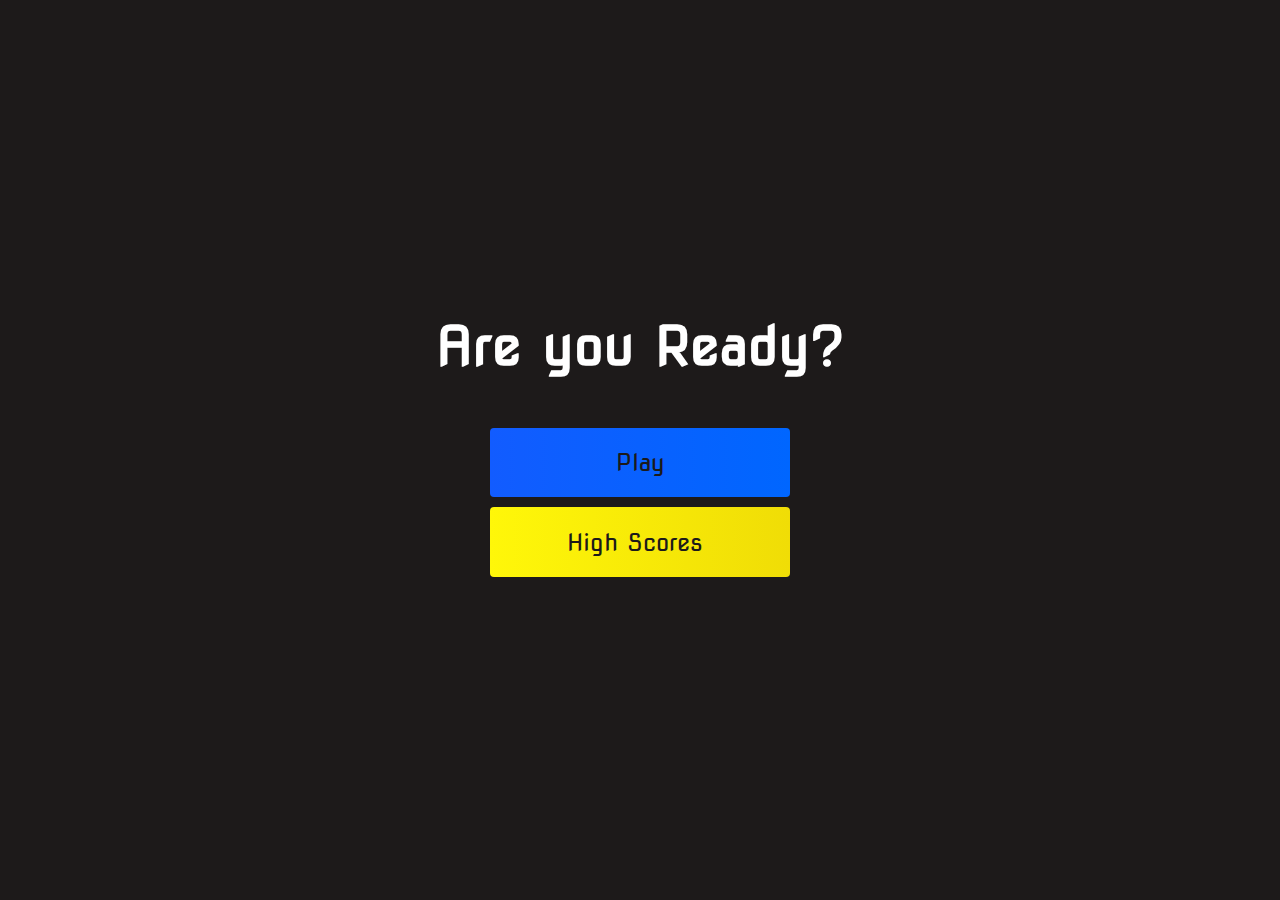
<file: quiz app/index.html>
<!DOCTYPE html>
<html lang="en">

<head>
    <meta charset="UTF-8">
    <meta http-equiv="X-UA-Compatible" content="IE=edge">
    <meta name="viewport" content="width=device-width, initial-scale=1.0">
    <title>Home Page</title>
    <link rel="stylesheet" href="style.css">
    <link rel="stylesheet" href="https://use.fontawesome.com/releases/v5.15.4/css/all.css" integrity="sha384-DyZ88mC6Up2uqS4h/KRgHuoeGwBcD4Ng9SiP4dIRy0EXTlnuz47vAwmeGwVChigm" crossorigin="anonymous" />

</head>

<body>
    <div class="container">
        <div id="home" class="flex-column flex-center">
            <h1>Are you Ready?</h1>
            <a href="/game.html" class="btn">Play</a>
            <a href="/highscores.html" id="highscore-btn" class="btn">High Scores <i class="fas fa-crown"></i></a>
        </div>
    </div>

</body>

</html>
</file>
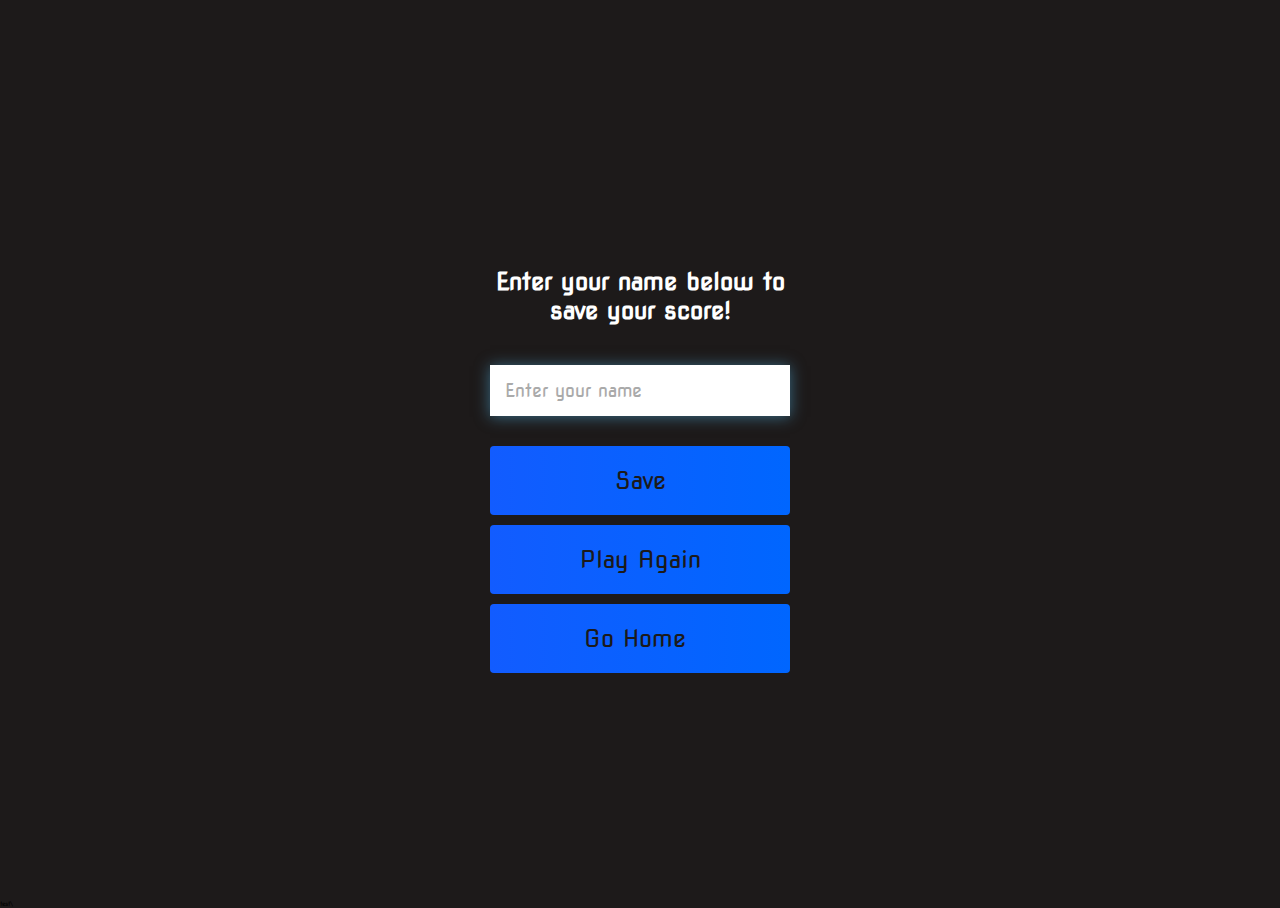
<file: quiz app/end.html>
<!DOCTYPE html>
<html lang="en">

<head>
    <meta charset="UTF-8">
    <meta http-equiv="X-UA-Compatible" content="IE=edge">
    <meta name="viewport" content="width=device-width, initial-scale=1.0">
    <title>Document</title>
    <link rel="stylesheet" href="style.css">
    <link rel="stylesheet" href="https://use.fontawesome.com/releases/v5.15.4/css/all.css" integrity="sha384-DyZ88mC6Up2uqS4h/KRgHuoeGwBcD4Ng9SiP4dIRy0EXTlnuz47vAwmeGwVChigm" crossorigin="anonymous" />
</head>

<body>
    <div class="container">
        <div id="end" class="flex-center flex-column">
            <h1 id="finalScore">0</h1>
            <form class="end-form-container">
                <h2 id="end-text">Enter your name below to save your score!</h2>
                <input type="text" name="name" id="username" placeholder="Enter your name">
                <button class="btn" id="saveScoreBtn" type="submit" onclick="saveHighScore(event)" disabled>Save</button>
            </form>
            <a href="/game.html" class="btn">Play Again</a>
            <a href="/" class="btn">Go Home<i class="fas fa-home"></i></i></a>
        </div>
    </div>
    test\
    <script src="end.js"></script>
</body>

</html>
</file>
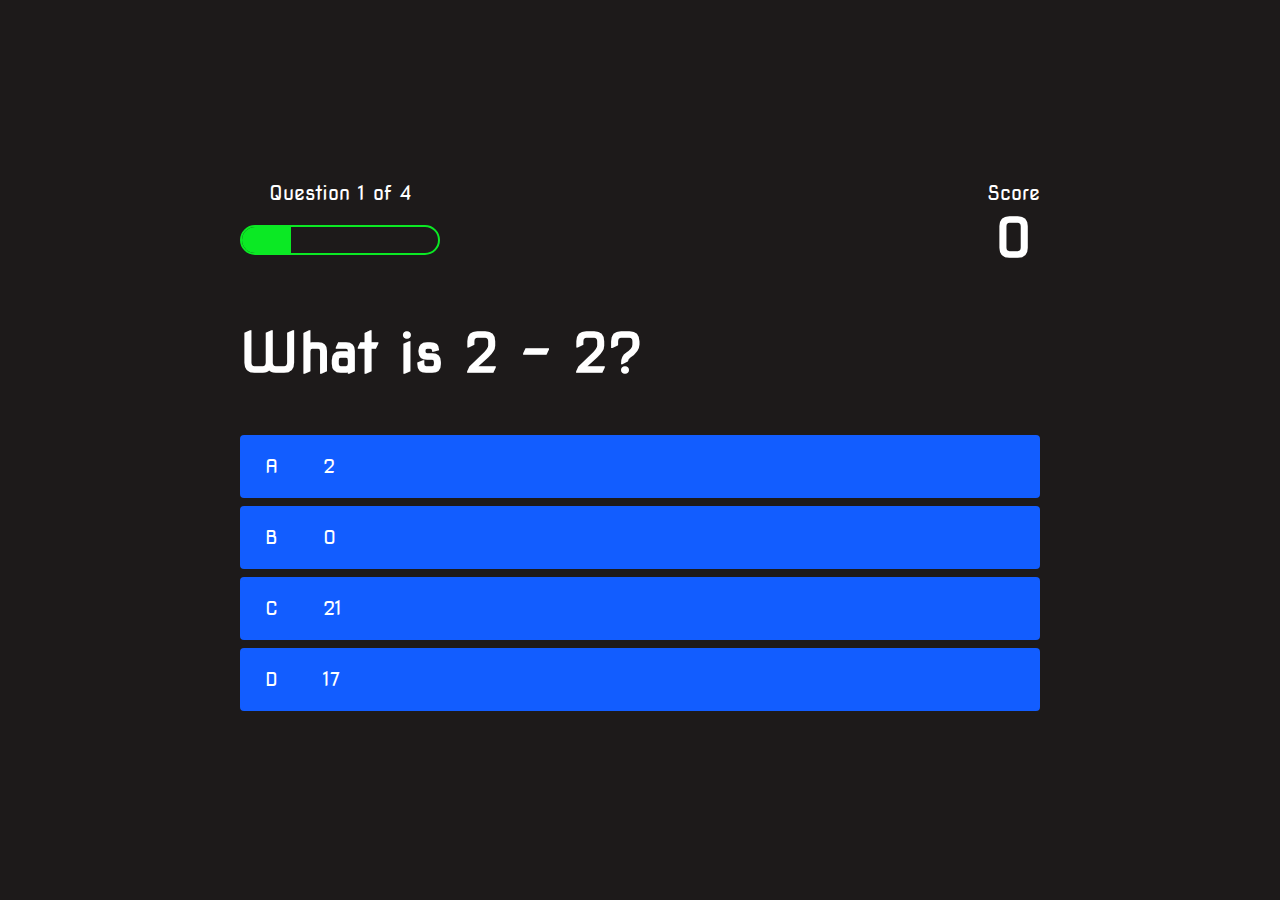
<file: quiz app/game.html>
<!DOCTYPE html>
<html lang="en">

<head>
    <meta charset="UTF-8">
    <meta http-equiv="X-UA-Compatible" content="IE=edge">
    <meta name="viewport" content="width=device-width, initial-scale=1.0">
    <title>Quiz Page</title>
    <link rel="stylesheet" href="style.css">
    <link rel="stylesheet" href="game.css">
</head>

<body>
    <div class="container">
        <div id="game" class="justify-center flex-column">
            <div id="hud">
                <div class="hud-item">
                    <p id="progressText" class="hud-prefix">
                        Question

                    </p>
                    <div id="progressBar">
                        <div id="progressBarFull"></div>
                    </div>
                </div>
                <div class="hud-item">
                    <p class="hud-prefix">
                        Score
                    </p>
                    <h1 class="hud-main-text" id="score">
                        0
                    </h1>

                </div>
            </div>
            <h1 id="question">What is the answer to this question</h1>
            <div class="choice-container">
                <p class="choice-prefix">A</p>
                <p class="choice-text" data-number="1">Choice</p>
            </div>
            <div class="choice-container">
                <p class="choice-prefix">B</p>
                <p class="choice-text" data-number="2">Choice 2</p>
            </div>
            <div class="choice-container">
                <p class="choice-prefix">C</p>
                <p class="choice-text" data-number="3">Choice 3</p>
            </div>
            <div class="choice-container">
                <p class="choice-prefix">D</p>
                <p class="choice-text" data-number="4">Choice 4</p>
            </div>

        </div>
    </div>

    <script src="game.js"></script>

</body>

</html>
</file>
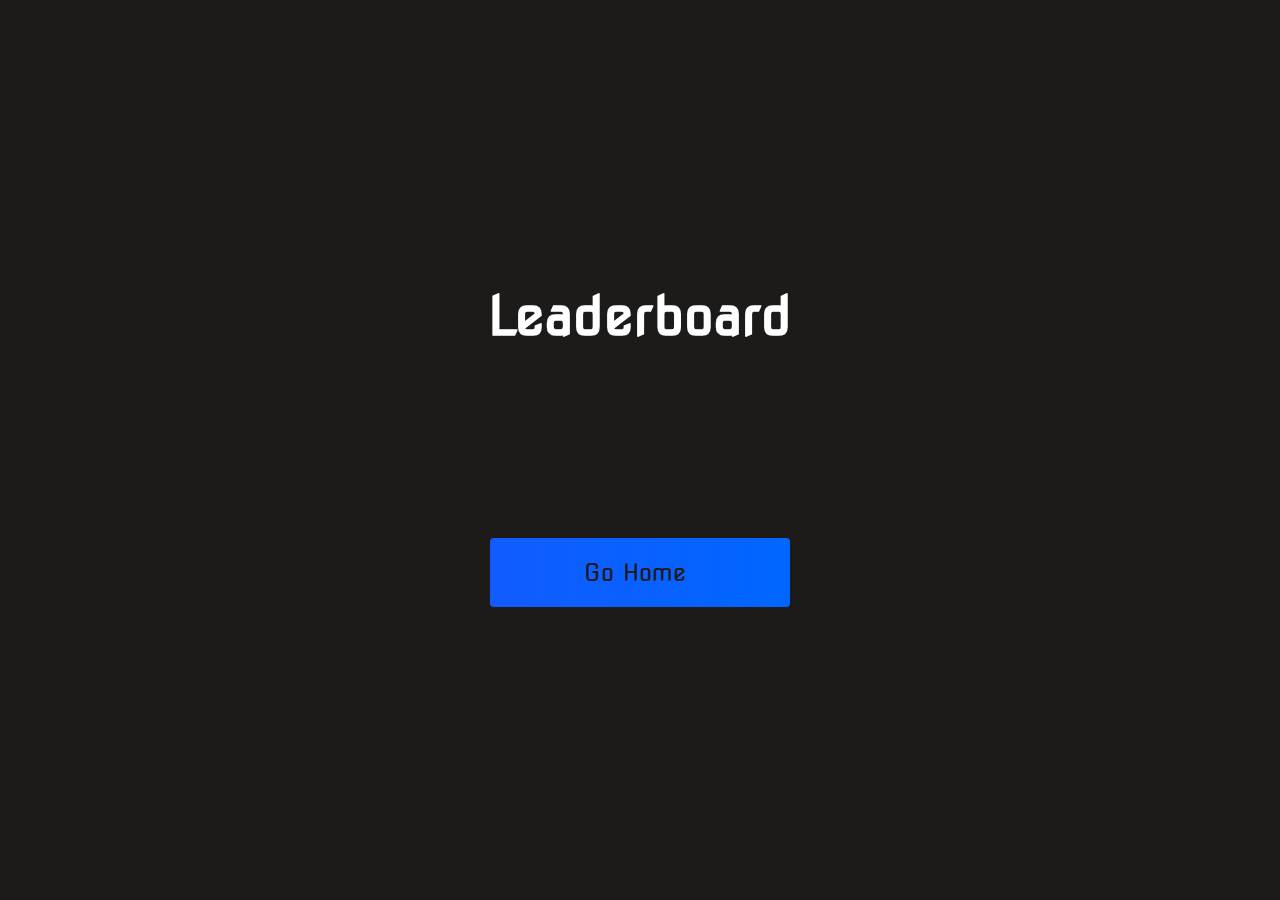
<file: quiz app/highscores.html>
<!DOCTYPE html>
<html lang="en">

<head>
    <meta charset="UTF-8">
    <meta http-equiv="X-UA-Compatible" content="IE=edge">
    <meta name="viewport" content="width=device-width, initial-scale=1.0">
    <title>High Scores</title>
    <link rel="stylesheet" href="style.css">
    <link rel="stylesheet" href="highscores.css">
    <link rel="stylesheet" href="https://use.fontawesome.com/releases/v5.15.4/css/all.css" integrity="sha384-DyZ88mC6Up2uqS4h/KRgHuoeGwBcD4Ng9SiP4dIRy0EXTlnuz47vAwmeGwVChigm" crossorigin="anonymous" />

</head>

<body>
    <div class="container">
        <div id="highScores" class="flex-center flex-column">
            <h1 id="finalScore">Leaderboard</h1>
            <ul id="highScoresList"></ul>

            <h1 id="name"></h1>
            <h1 id="score"></h1>

            <a href="/" class="btn">Go Home<i class="fas fa-home"></i></i></a>
        </div>
    </div>
    <script src="highscores.js"></script>
</body>

</html>
</file>
<file: quiz app/style.css>
@import url('https://fonts.googleapis.com/css2?family=Nova+Square&family=Poppins:wght@300;400;500;600;700&family=Roboto+Mono:wght@500&family=Russo+One&display=swap');
:root {
    background-color: rgb(29, 26, 26);
}

* {
    box-sizing: border-box;
    margin: 0;
    padding: 0;
    font-size: 62.5%;
    font-family: 'Nova Square', cursive;
}

h1 {
    font-size: 5.4rem;
    color: #fff;
    margin-bottom: 5rem;
}

h2 {
    font-size: 4.2rem;
    margin-bottom: 4rem;
}

.container {
    width: 100vw;
    height: 100vh;
    display: flex;
    justify-content: center;
    align-items: center;
    max-width: 88rem;
    margin: 0 auto;
    padding: 2rem;
}

.flex-column {
    display: flex;
    flex-direction: column;
}

.flex-center {
    justify-content: center;
    align-items: center;
}

.justify-center {
    justify-content: center;
}

.text-center {
    text-align: center;
}

.hidden {
    display: none;
}

.btn {
    font-size: 2.4rem;
    padding: 2rem;
    width: 30rem;
    text-align: center;
    margin-bottom: 1rem;
    text-decoration: none;
    color: rgb(28, 26, 26);
    background: linear-gradient(90deg, rgb(18, 92, 255) 0%, rgb(0, 102, 255) 100%);
    border-radius: 4px;
}

.btn:hover {
    cursor: pointer;
    box-shadow: 0 0.4rem 1.4rem 0 rgba(8, 114, 244, 0.6);
    transition: transform 150ms;
    transform: scale(1.03);
}

.btn[disabled]:hover {
    cursor: not-allowed;
    box-shadow: none;
    transform: none;
}

#highscore-btn {
    background: linear-gradient(90deg, rgb(255, 247, 9) 0%, rgb(240, 221, 6) 100%);
}

#highscore-btn:hover {
    box-shadow: 0 0.4rem 1.4rem 0 rgba(255, 255, 0, 0, 0.5);
}

.fa-crown {
    font-size: 2.5rem;
    margin-left: 1rem;
}


/* end page css */

.end-form-container {
    width: 100%;
    display: flex;
    flex-direction: column;
    align-items: center;
    max-width: 30rem;
}

input {
    margin-bottom: 1rem;
    width: 20rem;
    padding: 1.5rem;
    font-size: 1.8rem;
    border: none;
    box-shadow: 0 0.1rem 1.4rem 0 rgba(86, 185, 235, 0.5);
}

input::placeholder {
    color: #aaa;
}

#username {
    margin-bottom: 3rem;
    width: 100%;
    outline: none;
}

#end-text {
    font-size: 2.4rem;
    color: #fff;
    text-align: center;
}

#saveScoreBtn {
    border: none;
}

.fa-home {
    margin-left: 1rem;
    font-size: 2rem;
    color: rgb(28, 26, 26);
}
</file>
<file: quiz app/game.css>
body {
    color: #fff;
}

.choice-container {
    display: flex;
    margin-bottom: 0.8rem;
    width: 100%;
    border-radius: 4px;
    background: rgb(18, 93, 255);
    font-size: 3rem;
    min-width: 80rem;
}

.choice-container:hover {
    cursor: pointer;
    box-shadow: 0 0.4rem 1.4rem 0 rgba(6, 103, 247, 0.5);
    transform: scale(1.02);
    transform: transform 100ms;
}

.choice-prefix {
    padding: 2rem 2.5rem;
    color: white;
}

.choice-text {
    padding: 2rem;
    width: 100%;
}

.correct {
    background: linear-gradient(32deg, rgba(11, 223, 36) 0%, rgb(41, 232, 111)100%);
}

.incorrect {
    background: linear-gradient(32deg, rgba(230, 29, 29, 1) 0%, rgb(224, 11, 11, 1)100%);
}


/*heads up display */

#hud {
    display: flex;
    justify-content: space-between;
}

.hud-prefix {
    text-align: center;
    font-size: 2rem;
}

.hud-main-text {
    text-align: center;
}

#progressBar {
    width: 20rem;
    height: 3rem;
    border: 0.2rem solid rgb(11, 233, 36);
    margin-top: 2rem;
    border-radius: 50px;
    overflow: hidden;
}

#progressBarFull {
    height: 100%;
    background: rgb(11, 233, 36);
    width: 0%;
}

@media screen and (max-width: 768px) {
    .choice-container {
        min-width: 40rem;
    }
}
</file>
<file: quiz app/highscores.css>
body {
    color: #fff;
}

#highScoresList {
    list-style: none;
    margin-bottom: 4rem;
}

.high-score {
    font-size: 2.8rem;
    margin-bottom: 0.5rem;
}
</file>
